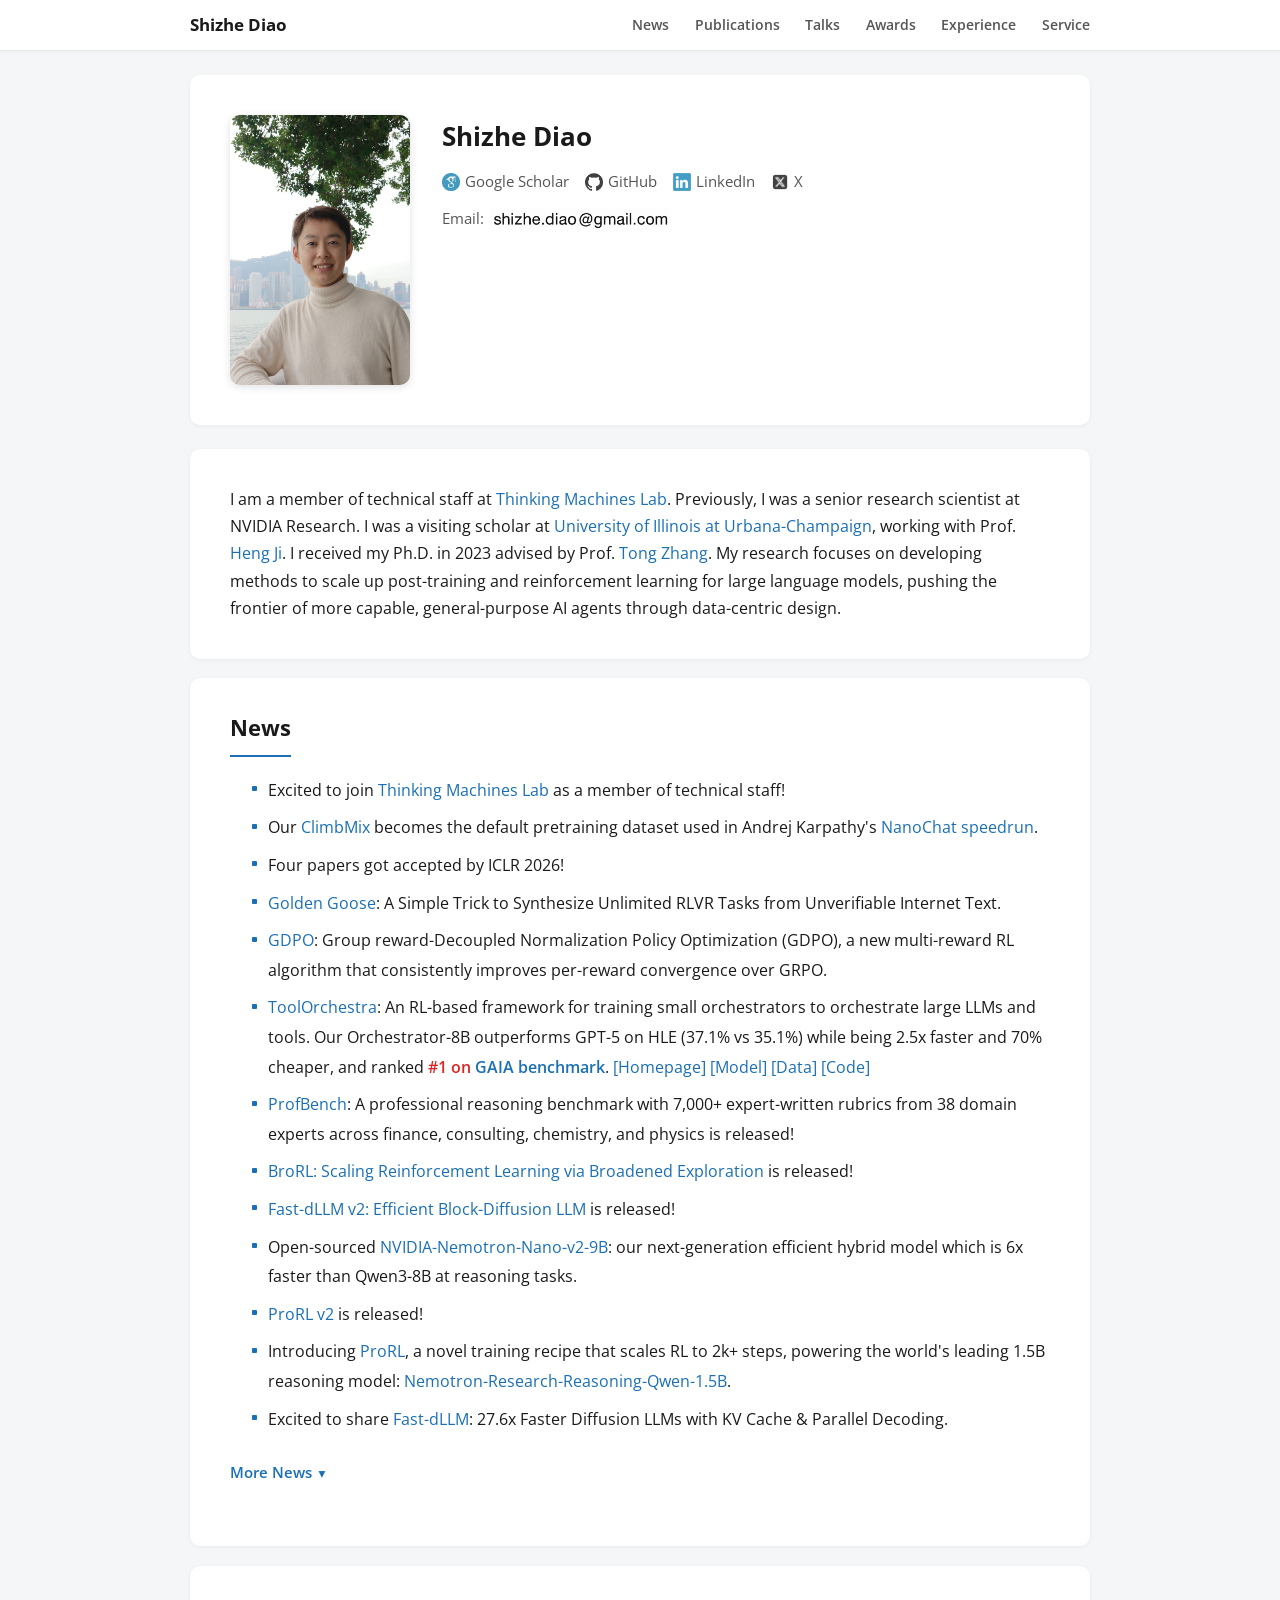
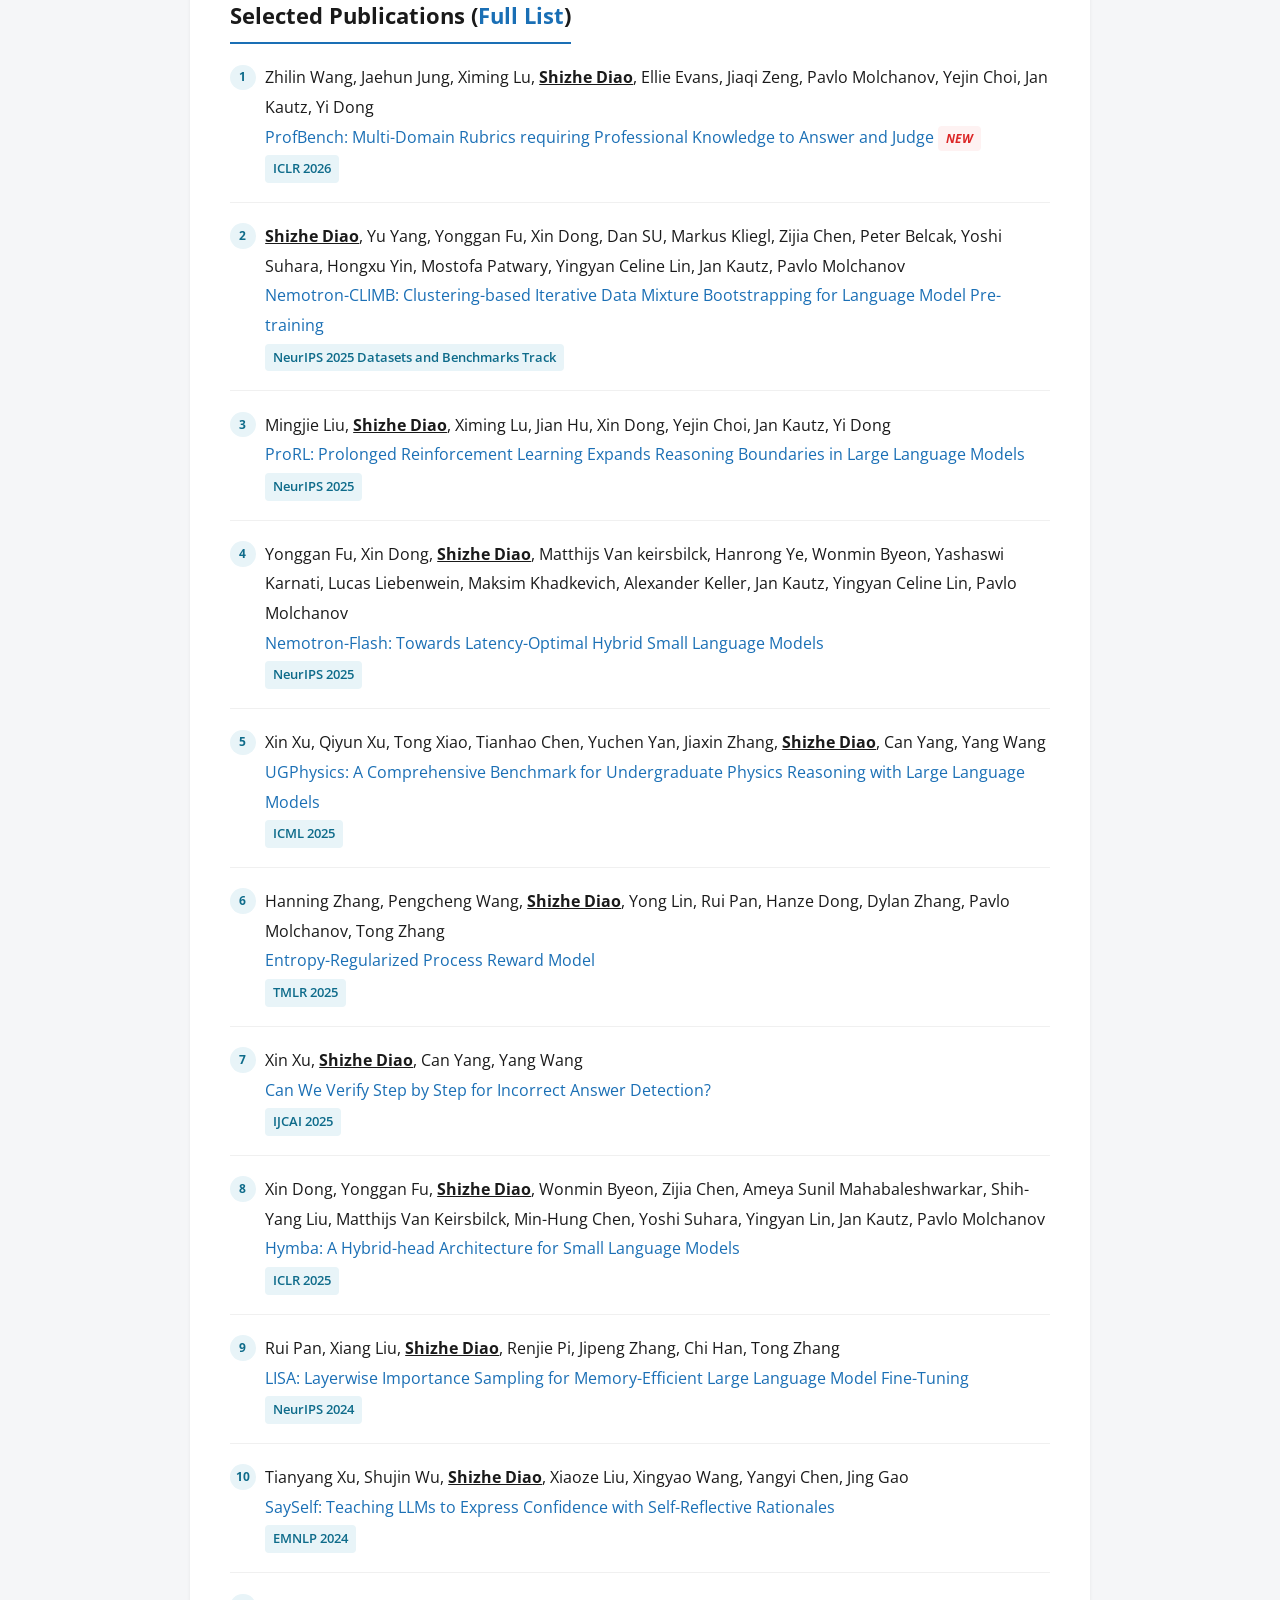
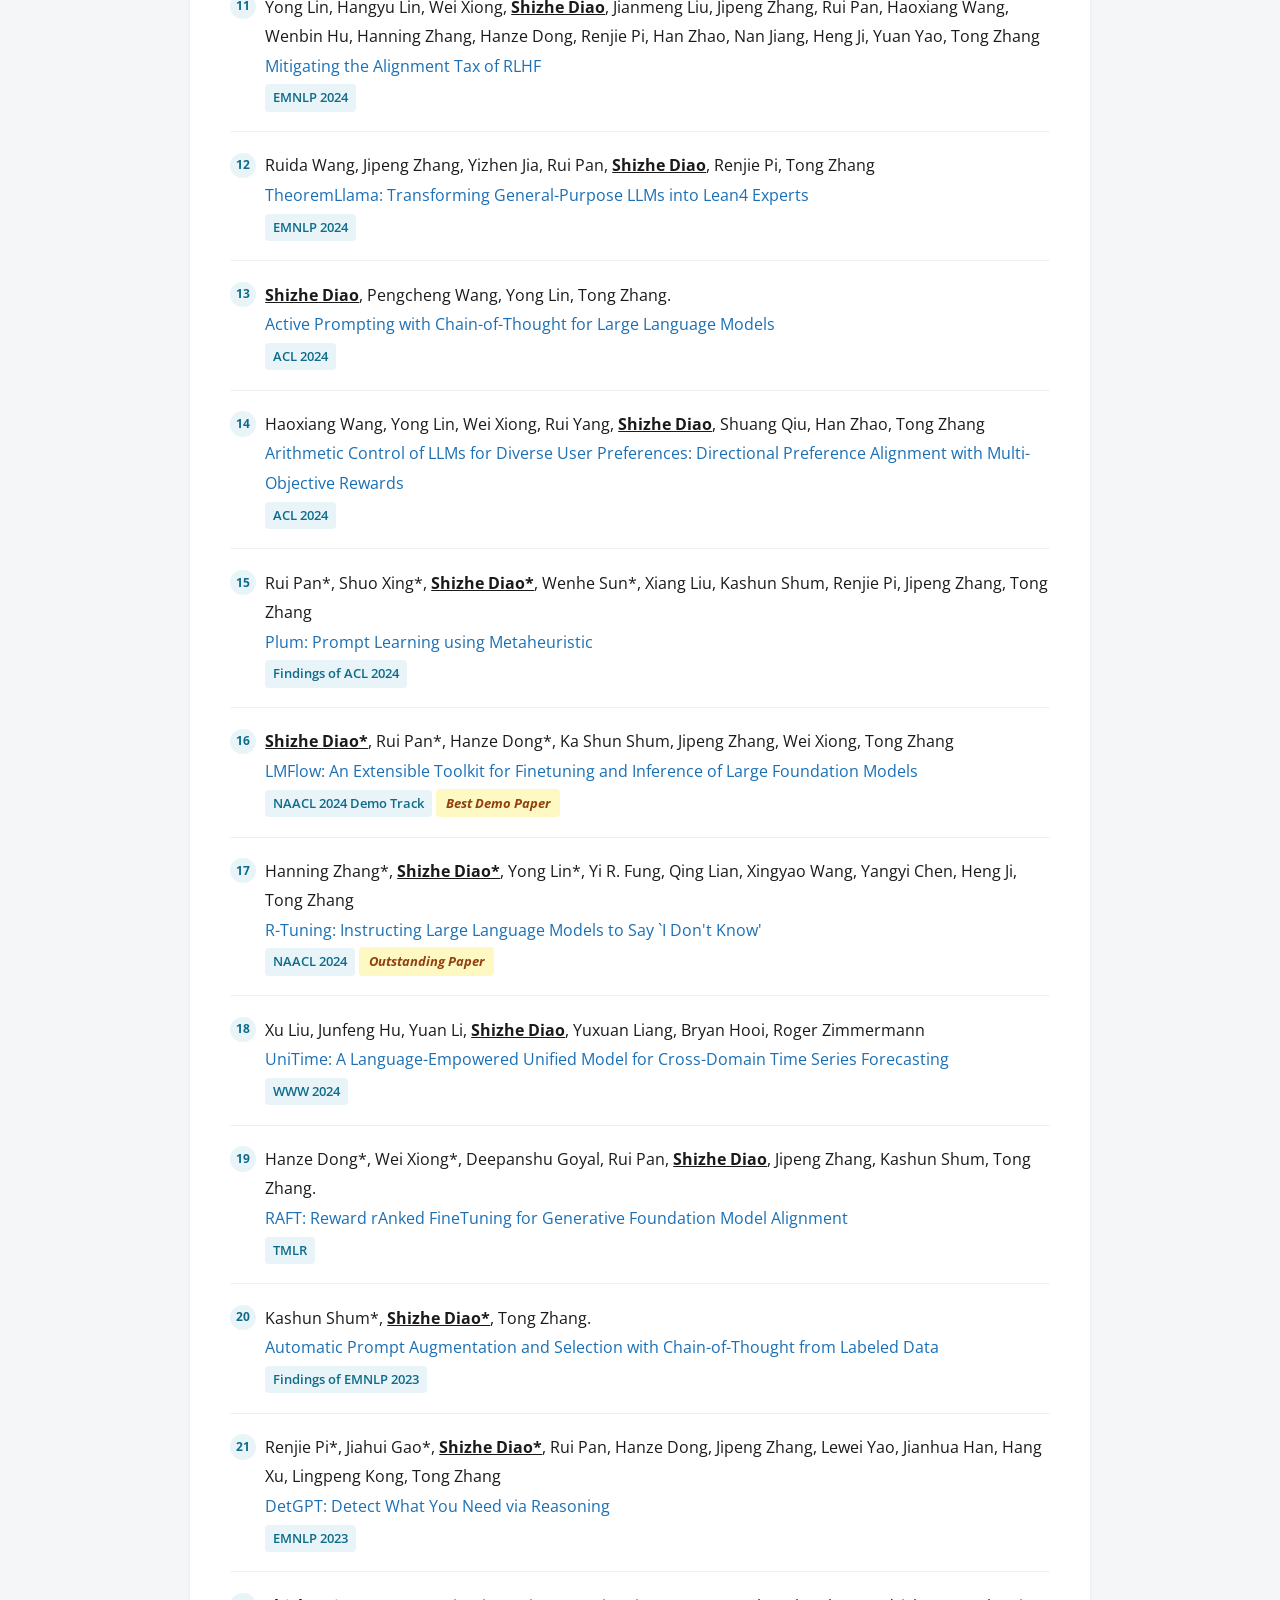
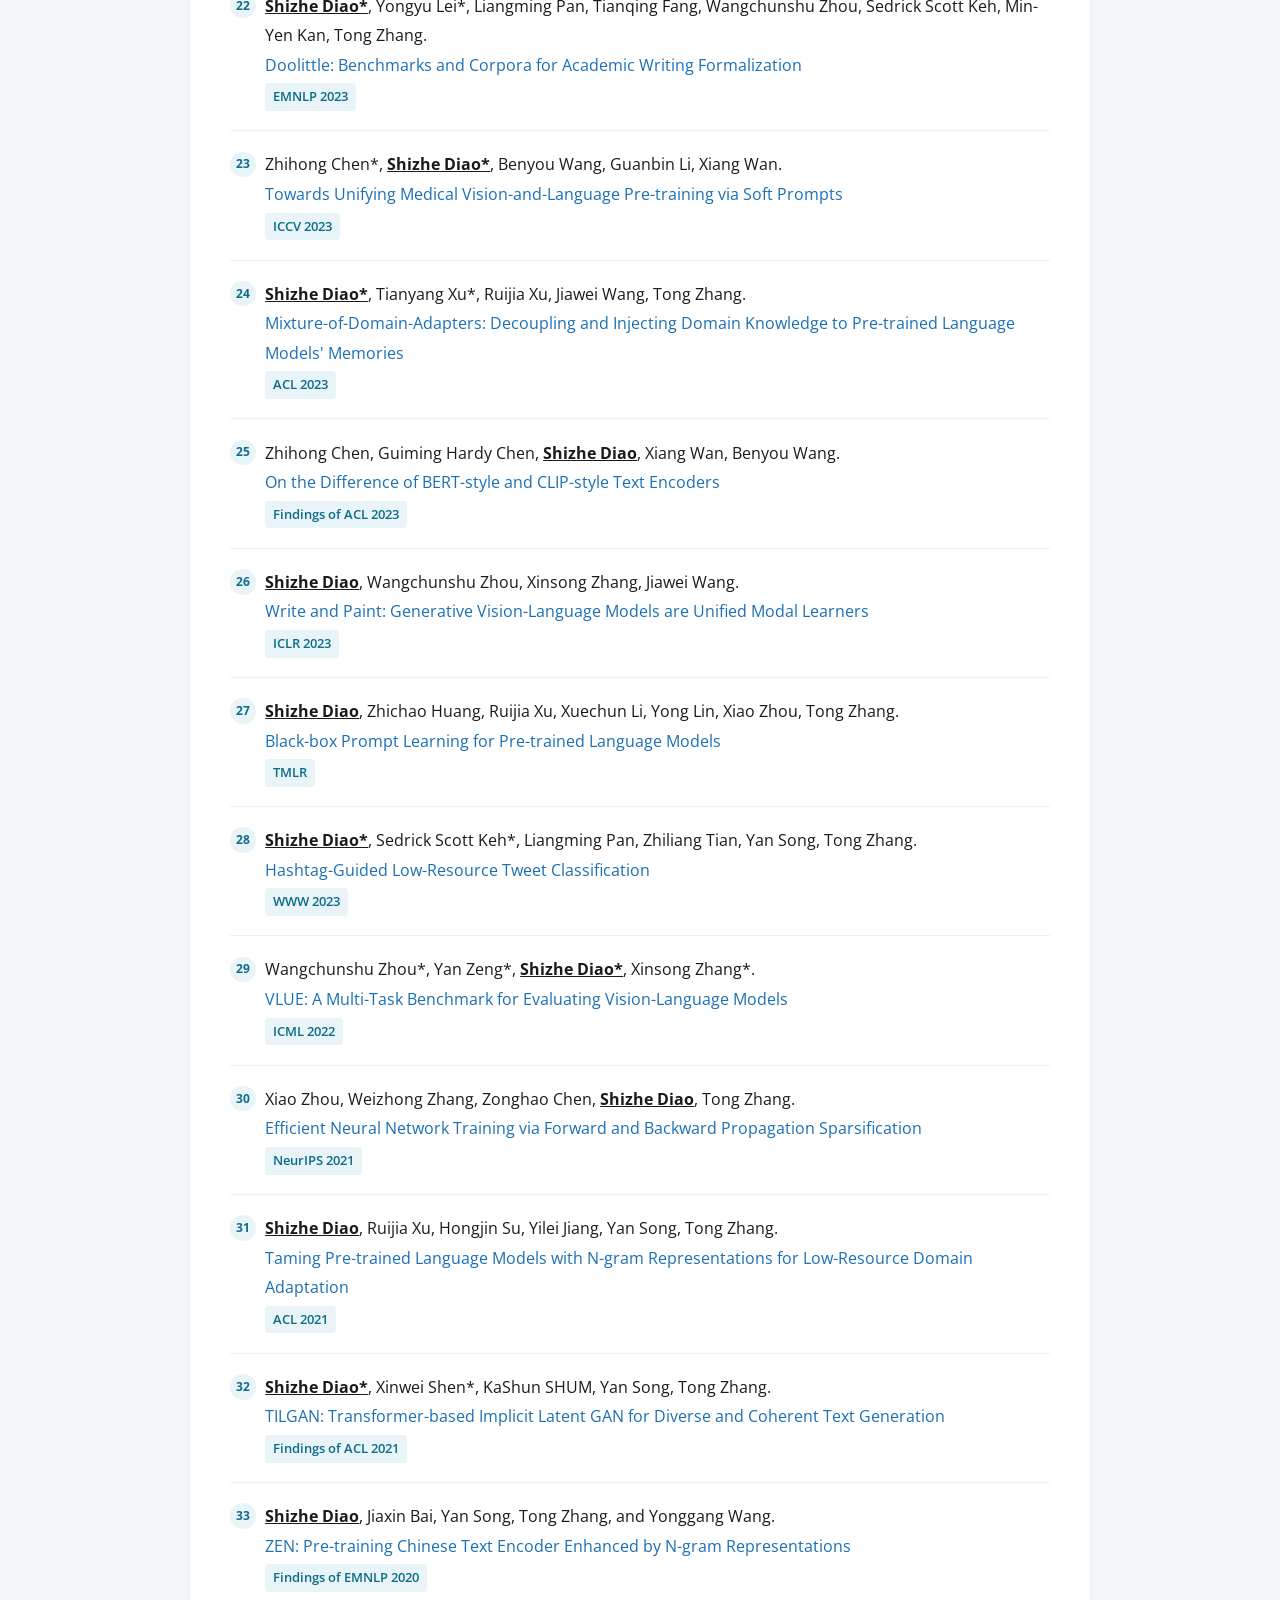
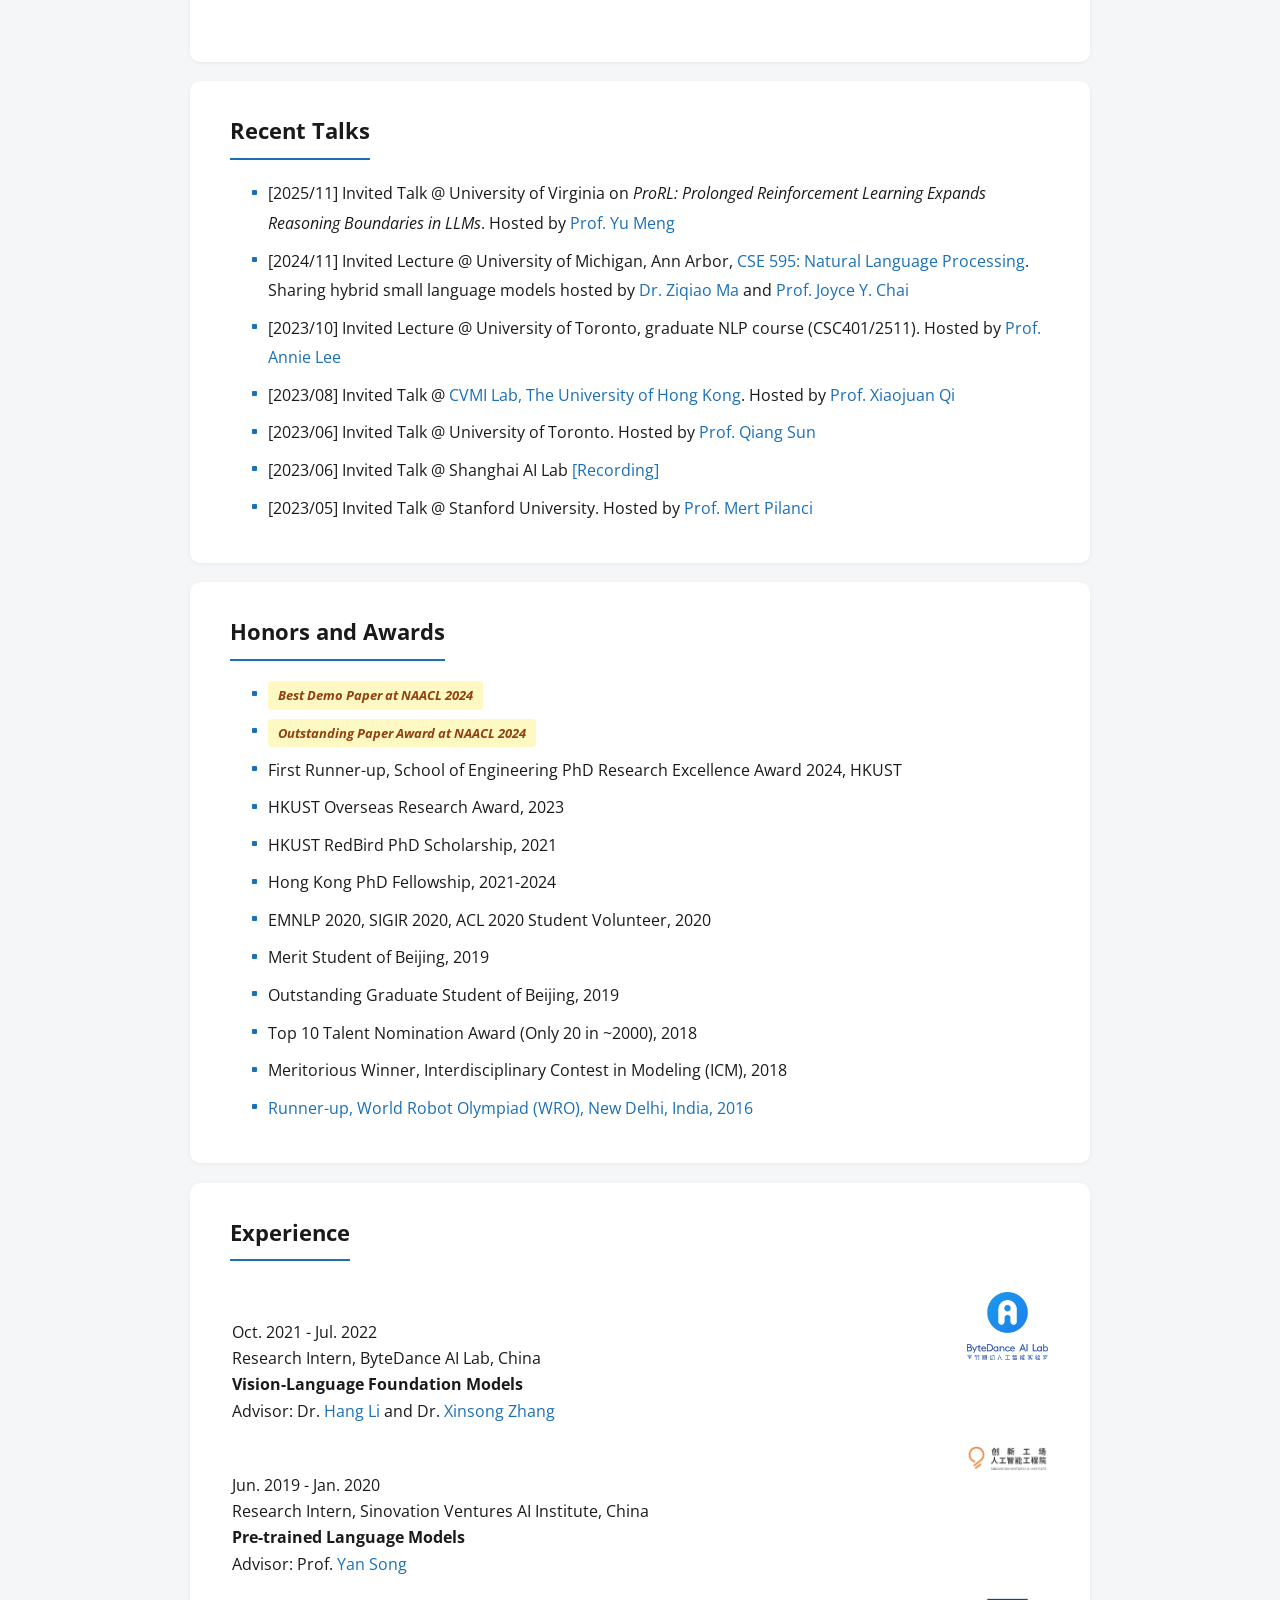
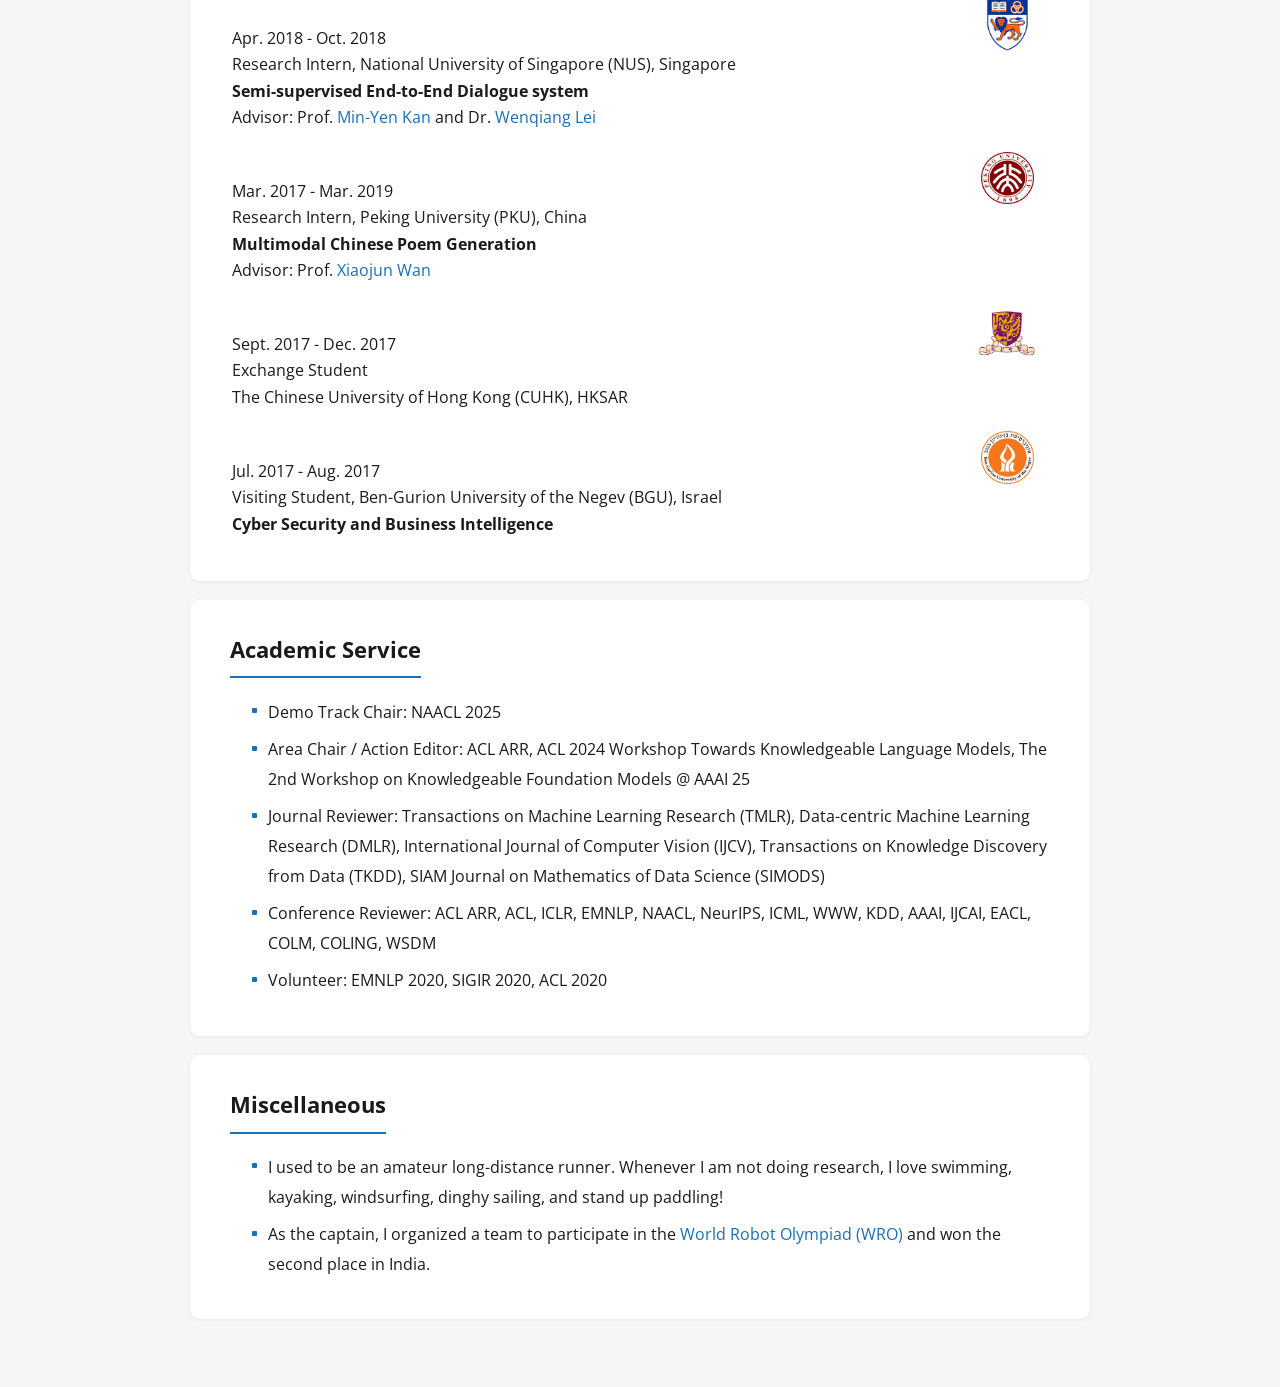
<file: index.html>
<!DOCTYPE html>
<html lang="en">
<head>
	<!-- Global site tag (gtag.js) - Google Analytics -->
	<script async src="https://www.googletagmanager.com/gtag/js?id=UA-110065423-1"></script>
	<script src="https://cdn.staticfile.net/foundation/5.5.3/js/foundation.min.js"></script>
	<script src="https://cdn.staticfile.net/foundation/5.5.3/js/vendor/modernizr.js"></script>

	<script src="https://code.jquery.com/jquery-3.6.0.min.js"></script>
	<script>
		$(document).ready(function() {
			$('.accordion-toggle').click(function() {
				$(this).toggleClass('active');
				$(this).next('.accordion-content').slideToggle();
			});
		});
	</script>

	<script>
		window.dataLayer = window.dataLayer || [];
		function gtag(){dataLayer.push(arguments);}
		gtag('js', new Date());
		gtag('config', 'UA-110065423-1');
	</script>

	<meta charset="utf-8">
	<meta name="viewport" content="width=device-width, initial-scale=1">
	<link href="https://fonts.googleapis.com/css2?family=Open+Sans:wght@400;600;700&display=swap" rel="stylesheet">
	<link href="style/my.css" rel="stylesheet" type="text/css" />
	<title>Shizhe Diao</title>

	<script>
		function copy(dest, source) {
			if(dest.source == source) {
				dest.innerHTML = "";
				dest.source = null;
			} else {
				dest.innerHTML = source.innerHTML;
				dest.source = source;
			}
			dest.blur();
		}
	</script>
</head>

<body>

	<!-- Top Navigation Bar -->
	<nav id="navbar">
		<div class="nav-inner">
			<a href="#" class="nav-brand">Shizhe Diao</a>
			<div class="nav-links">
				<a href="#news">News</a>
				<a href="#publications">Publications</a>
				<a href="#talks">Talks</a>
				<a href="#awards">Awards</a>
				<a href="#experience">Experience</a>
				<a href="#service">Service</a>
			</div>
		</div>
	</nav>

	<div id="wrapper">
		<!-- Header -->
		<div id="header">
			<div id="profile">
				<img src="figures/me20230102.jpg" alt="Shizhe Diao">
			</div>
			<div id="contact">
				<div class="name">Shizhe Diao</div>
				<div class="social-links">
					<a href="https://scholar.google.com/citations?user=NDFQrLQAAAAJ&hl=en" target="_blank"><img src="figures/google-scholar-logo.png" alt="Scholar"> Google Scholar</a>
					<a href="https://github.com/shizhediao" target="_blank"><img src="figures/github-logo.png" alt="GitHub"> GitHub</a>
					<a href="https://www.linkedin.com/in/shizhediao/?locale=en_US" target="_blank"><img src="figures/linkedin-logo.jpg" alt="LinkedIn"> LinkedIn</a>
					<a href="https://x.com/shizhediao" target="_blank"><img src="figures/x.png" alt="X"> X</a>
				</div>
				<div class="email-line">
					Email: <img src="figures/email.png" alt="Email address">
				</div>
			</div>
		</div>

		<div id="content">

			<!-- Bio -->
			<div class="card">
				<p>
					I am a member of technical staff at <a href="https://thinkingmachines.ai/">Thinking Machines Lab</a>.
					Previously, I was a senior research scientist at NVIDIA Research.
					I was a visiting scholar at <a href="http://blender.cs.illinois.edu/index.html">University of Illinois at Urbana-Champaign</a>, working with Prof. <a href="http://blender.cs.illinois.edu/hengji.html">Heng Ji</a>.
					I received my Ph.D. in 2023 advised by Prof. <a href="http://tongzhang-ml.org/">Tong Zhang</a>. 
					My research focuses on developing methods to scale up post-training and reinforcement learning for large language models, pushing the frontier of more capable, general-purpose AI agents through data-centric design.
				</p>
				<!-- <div class="hiring">We are hiring interns for building efficient and intelligent agentic systems. Please contact me if you are interested.</div> -->
			</div>

			<!-- News -->
			<div class="card" id="news">
				<h3>News</h3>
				<ul type="square">
					<li> Excited to join <a href="https://thinkingmachines.ai/">Thinking Machines Lab</a> as a member of technical staff!</li>
					<li> Our <a href="https://huggingface.co/datasets/nvidia/ClimbMix">ClimbMix</a> becomes the default pretraining dataset used in Andrej Karpathy's <a href="https://github.com/karpathy/nanochat">NanoChat speedrun</a>.</li>
					<li> Four papers got accepted by ICLR 2026!</li>
					<li> <a href="https://arxiv.org/abs/2601.22975">Golden Goose</a>: A Simple Trick to Synthesize Unlimited RLVR Tasks from Unverifiable Internet Text.</li>
					<li> <a href="https://arxiv.org/abs/2601.05242">GDPO</a>: Group reward-Decoupled Normalization Policy Optimization (GDPO), a new multi-reward RL algorithm that consistently improves per-reward convergence over GRPO.</li>
					<li> <a href="https://arxiv.org/abs/2511.21689">ToolOrchestra</a>: An RL-based framework for training small orchestrators to orchestrate large LLMs and tools. Our Orchestrator-8B outperforms GPT-5 on HLE (37.1% vs 35.1%) while being 2.5x faster and 70% cheaper, and ranked <span class="award-item">#1 on <a href="https://huggingface.co/spaces/gaia-benchmark/leaderboard">GAIA benchmark</a></span>. <a href="https://research.nvidia.com/labs/lpr/ToolOrchestra/">[Homepage]</a> <a href="https://huggingface.co/nvidia/Nemotron-Orchestrator-8B">[Model]</a> <a href="https://huggingface.co/datasets/nvidia/ToolScale">[Data]</a> <a href="https://github.com/NVlabs/ToolOrchestra">[Code]</a></li>
					<li> <a href="https://huggingface.co/datasets/nvidia/ProfBench">ProfBench</a>: A professional reasoning benchmark with 7,000+ expert-written rubrics from 38 domain experts across finance, consulting, chemistry, and physics is released!</li>
					<li> <a href="https://arxiv.org/abs/2510.01180">BroRL: Scaling Reinforcement Learning via Broadened Exploration</a> is released!</li>
					<li> <a href="https://arxiv.org/abs/2509.26328">Fast-dLLM v2: Efficient Block-Diffusion LLM</a> is released!</li>
					<li> Open-sourced <a href="https://research.nvidia.com/labs/adlr/files/NVIDIA-Nemotron-Nano-2-Technical-Report.pdf">NVIDIA-Nemotron-Nano-v2-9B</a>: our next-generation efficient hybrid model which is 6x faster than Qwen3-8B at reasoning tasks.</li>
					<li> <a href="https://hijkzzz.notion.site/prorl-v2">ProRL v2</a> is released!</li>
					<li> Introducing <a href="https://arxiv.org/abs/2505.24864">ProRL</a>, a novel training recipe that scales RL to 2k+ steps, powering the world's leading 1.5B reasoning model: <a href="https://huggingface.co/nvidia/Nemotron-Research-Reasoning-Qwen-1.5B">Nemotron-Research-Reasoning-Qwen-1.5B</a>.</li>
					<li> Excited to share <a href="https://arxiv.org/abs/2505.22618">Fast-dLLM</a>: 27.6x Faster Diffusion LLMs with KV Cache &amp; Parallel Decoding.</li>
				</ul>

				<h3 class="accordion-toggle">More News</h3>
				<div class="accordion-content">
					<ul type="square">
						<li> Four papers got accepted by NeurIPS 2025!</li>
						<li> Two papers got accepted by ICML 2025!</li>
						<li> Excited to share <a href="https://arxiv.org/abs/2504.13161">CLIMB</a> &mdash; Clustering-based Iterative Data Mixture Bootstrapping for efficient LLM pre-training and we open-sourced two high-quality datasets: <a href="https://huggingface.co/datasets/nvidia/ClimbLab">ClimbLab</a> (1.2T tokens, 20 domains) and <a href="https://huggingface.co/datasets/nvidia/ClimbMix">ClimbMix</a> (400B tokens, SOTA data blend for LLM pre-training). Visit <a href="https://research.nvidia.com/labs/lpr/climb/">Homepage</a>.</li>
						<li> Our paper on <a href="https://arxiv.org/abs/2411.13676">Hymba</a> and <a href="https://openreview.net/forum?id=fMbLszVO1H">LongMamba</a> got accepted by ICLR 2025!</li>
						<li> A step on small language model. We propose <a href="https://arxiv.org/abs/2411.13676">Hymba</a>, a hybrid-head architecture surpassing all sub-2B public models in performance including Llama-3.2 and Qwen-2.5.</li>
						<li> A new training method on process reward model has been proposed. Please check out our blog <a href="https://www.arxiv.org/abs/2412.11006">Entropy-Regularized Process Reward Model</a>.</li>
						<li> One paper got accepted by NeurIPS 2024!</li>
						<li> Five papers got accepted by EMNLP 2024!</li>
						<li> Excited to join NVIDIA Research as a research scientist!</li>
						<li> Excited to share our <a href="https://arxiv.org/abs/2311.09677">R-Tuning</a> got Outstanding Paper award@NAACL 2024, and <a href="https://github.com/OptimalScale/LMFlow">LMFlow</a> got Best Demo Paper award@NAACL 2024!</li>
						<li> One paper was accepted by ACL 2024 System Demonstration Track.</li>
						<li> Three papers were accepted by ACL 2024 and Findings including <a href="https://arxiv.org/abs/2302.12246">Active-Prompt</a>, <a href="https://arxiv.org/abs/2402.18571">Directional Preference Alignment</a>, and <a href="https://arxiv.org/abs/2311.08364">Prompt Learning using Metaheuristic</a>.</li>
						<li> <a href="https://github.com/OptimalScale/LMFlow">LMFlow</a> got accepted to NAACL 2024 Demo track!</li>
						<li> <a href="https://arxiv.org/abs/2311.09677">R-Tuning</a> got accepted to NAACL 2024! LLMs could say I Don't Know now! <i>#Alignment for Honesty</i></li>
						<li> One paper was accepted by WWW 2024.</li>
						<li> One paper was accepted by EACL 2024.</li>
						<li> The <a href="https://arxiv.org/abs/2304.06767">RAFT</a> paper for alignment was accepted by TMLR 2023.</li>
						<li> Three papers were accepted by EMNLP 2023 and Findings.</li>
						<li> Visited <a href="http://blender.cs.illinois.edu/index.html">BLENDER LAB@UIUC</a> from August 2023 to January 2024.</li>
						<li> Attended ICML 2023 at Hawaii.</li>
						<li> One paper was accepted by ICCV 2023.</li>
						<li> Two papers were accepted by ACL 2023.</li>
						<li> Attended ICLR 2023 at Kigali, Rwanda.</li>
						<li> Attended EMNLP 2022 at Abu Dhabi.</li>
						<li> <a href="https://github.com/OptimalScale/LMFlow">LMFlow</a> is a framework that allows fine-tuning and deploying personalized LLMs with minimal cost and effort. It has accumulated <strong class="award-item">7,000+</strong> stars on Github. We envision that LMFlow will enable more creative and diverse applications of LLMs and foster a wider community of LLM enthusiasts!</li>
						<li> Check out this curated <a href="https://github.com/shizhediao/ChatGPTPapers">paper list</a> about ChatGPT with the goal of helping everyone learn the techniques behind it.</li>
					</ul>
				</div>
			</div>

			<!-- Publications -->
			<div class="card" id="publications">
				<h3>Selected Publications (<a href="https://scholar.google.com/citations?user=NDFQrLQAAAAJ&hl=en">Full List</a>)</h3>

				<ol type="square">

					<li>Zhilin Wang, Jaehun Jung, Ximing Lu, <u><strong>Shizhe Diao</strong></u>, Ellie Evans, Jiaqi Zeng, Pavlo Molchanov, Yejin Choi, Jan Kautz, Yi Dong
						<br /> <a href="https://arxiv.org/abs/2510.18941">ProfBench: Multi-Domain Rubrics requiring Professional Knowledge to Answer and Judge</a> <span class="badge-new">NEW</span>
						<br /> <span class="badge-venue">ICLR 2026</span></li>

					<li><u><strong>Shizhe Diao</strong></u>, Yu Yang, Yonggan Fu, Xin Dong, Dan SU, Markus Kliegl, Zijia Chen, Peter Belcak, Yoshi Suhara, Hongxu Yin, Mostofa Patwary, Yingyan Celine Lin, Jan Kautz, Pavlo Molchanov
						<br /> <a href="https://arxiv.org/abs/2504.13161">Nemotron-CLIMB: Clustering-based Iterative Data Mixture Bootstrapping for Language Model Pre-training</a>
						<br /> <span class="badge-venue">NeurIPS 2025 Datasets and Benchmarks Track</span></li>

					<li>Mingjie Liu, <u><strong>Shizhe Diao</strong></u>, Ximing Lu, Jian Hu, Xin Dong, Yejin Choi, Jan Kautz, Yi Dong
						<br /> <a href="https://arxiv.org/abs/2505.24864">ProRL: Prolonged Reinforcement Learning Expands Reasoning Boundaries in Large Language Models</a>
						<br /> <span class="badge-venue">NeurIPS 2025</span></li>

					<li>Yonggan Fu, Xin Dong, <u><strong>Shizhe Diao</strong></u>, Matthijs Van keirsbilck, Hanrong Ye, Wonmin Byeon, Yashaswi Karnati, Lucas Liebenwein, Maksim Khadkevich, Alexander Keller, Jan Kautz, Yingyan Celine Lin, Pavlo Molchanov
						<br /> <a href="https://arxiv.org/abs/2511.18890">Nemotron-Flash: Towards Latency-Optimal Hybrid Small Language Models</a>
						<br /> <span class="badge-venue">NeurIPS 2025</span></li>

					<li>Xin Xu, Qiyun Xu, Tong Xiao, Tianhao Chen, Yuchen Yan, Jiaxin Zhang, <u><strong>Shizhe Diao</strong></u>, Can Yang, Yang Wang
						<br /> <a href="https://arxiv.org/abs/2502.00334">UGPhysics: A Comprehensive Benchmark for Undergraduate Physics Reasoning with Large Language Models</a>
						<br /> <span class="badge-venue">ICML 2025</span></li>

					<li>Hanning Zhang, Pengcheng Wang, <u><strong>Shizhe Diao</strong></u>, Yong Lin, Rui Pan, Hanze Dong, Dylan Zhang, Pavlo Molchanov, Tong Zhang
						<br /> <a href="https://www.arxiv.org/abs/2412.11006">Entropy-Regularized Process Reward Model</a>
						<br /> <span class="badge-venue">TMLR 2025</span></li>

					<li>Xin Xu, <u><strong>Shizhe Diao</strong></u>, Can Yang, Yang Wang
						<br /> <a href="https://arxiv.org/abs/2402.10528">Can We Verify Step by Step for Incorrect Answer Detection?</a>
						<br /> <span class="badge-venue">IJCAI 2025</span></li>

					<li>Xin Dong, Yonggan Fu, <u><strong>Shizhe Diao</strong></u>, Wonmin Byeon, Zijia Chen, Ameya Sunil Mahabaleshwarkar, Shih-Yang Liu, Matthijs Van Keirsbilck, Min-Hung Chen, Yoshi Suhara, Yingyan Lin, Jan Kautz, Pavlo Molchanov
						<br /> <a href="https://arxiv.org/abs/2411.13676">Hymba: A Hybrid-head Architecture for Small Language Models</a>
						<br /> <span class="badge-venue">ICLR 2025</span></li>

					<li>Rui Pan, Xiang Liu, <u><strong>Shizhe Diao</strong></u>, Renjie Pi, Jipeng Zhang, Chi Han, Tong Zhang
						<br /> <a href="https://arxiv.org/abs/2403.17919">LISA: Layerwise Importance Sampling for Memory-Efficient Large Language Model Fine-Tuning</a>
						<br /> <span class="badge-venue">NeurIPS 2024</span></li>

					<li>Tianyang Xu, Shujin Wu, <u><strong>Shizhe Diao</strong></u>, Xiaoze Liu, Xingyao Wang, Yangyi Chen, Jing Gao
						<br /> <a href="https://arxiv.org/abs/2405.20974">SaySelf: Teaching LLMs to Express Confidence with Self-Reflective Rationales</a>
						<br /> <span class="badge-venue">EMNLP 2024</span></li>

					<li>Yong Lin, Hangyu Lin, Wei Xiong, <u><strong>Shizhe Diao</strong></u>, Jianmeng Liu, Jipeng Zhang, Rui Pan, Haoxiang Wang, Wenbin Hu, Hanning Zhang, Hanze Dong, Renjie Pi, Han Zhao, Nan Jiang, Heng Ji, Yuan Yao, Tong Zhang
						<br /> <a href="https://arxiv.org/abs/2309.06256">Mitigating the Alignment Tax of RLHF</a>
						<br /> <span class="badge-venue">EMNLP 2024</span></li>

					<li>Ruida Wang, Jipeng Zhang, Yizhen Jia, Rui Pan, <u><strong>Shizhe Diao</strong></u>, Renjie Pi, Tong Zhang
						<br /> <a href="https://arxiv.org/abs/2407.03203">TheoremLlama: Transforming General-Purpose LLMs into Lean4 Experts</a>
						<br /> <span class="badge-venue">EMNLP 2024</span></li>

					<li><u><strong>Shizhe Diao</strong></u>, Pengcheng Wang, Yong Lin, Tong Zhang.
						<br /> <a href="https://arxiv.org/abs/2302.12246">Active Prompting with Chain-of-Thought for Large Language Models</a>
						<br /> <span class="badge-venue">ACL 2024</span></li>

					<li>Haoxiang Wang, Yong Lin, Wei Xiong, Rui Yang, <u><strong>Shizhe Diao</strong></u>, Shuang Qiu, Han Zhao, Tong Zhang
						<br /> <a href="https://arxiv.org/abs/2402.18571">Arithmetic Control of LLMs for Diverse User Preferences: Directional Preference Alignment with Multi-Objective Rewards</a>
						<br /> <span class="badge-venue">ACL 2024</span></li>

					<li>Rui Pan*, Shuo Xing*, <u><strong>Shizhe Diao*</strong></u>, Wenhe Sun*, Xiang Liu, Kashun Shum, Renjie Pi, Jipeng Zhang, Tong Zhang
						<br /> <a href="https://arxiv.org/abs/2311.08364">Plum: Prompt Learning using Metaheuristic</a>
						<br /> <span class="badge-venue">Findings of ACL 2024</span></li>

					<li><u><strong>Shizhe Diao*</strong></u>, Rui Pan*, Hanze Dong*, Ka Shun Shum, Jipeng Zhang, Wei Xiong, Tong Zhang
						<br /> <a href="https://arxiv.org/abs/2306.12420">LMFlow: An Extensible Toolkit for Finetuning and Inference of Large Foundation Models</a>
						<br /> <span class="badge-venue">NAACL 2024 Demo Track</span> <span class="badge-award">Best Demo Paper</span></li>

					<li>Hanning Zhang*, <u><strong>Shizhe Diao*</strong></u>, Yong Lin*, Yi R. Fung, Qing Lian, Xingyao Wang, Yangyi Chen, Heng Ji, Tong Zhang
						<br /> <a href="https://arxiv.org/abs/2311.09677">R-Tuning: Instructing Large Language Models to Say `I Don't Know'</a>
						<br /> <span class="badge-venue">NAACL 2024</span> <span class="badge-award">Outstanding Paper</span></li>

					<li>Xu Liu, Junfeng Hu, Yuan Li, <u><strong>Shizhe Diao</strong></u>, Yuxuan Liang, Bryan Hooi, Roger Zimmermann
						<br /> <a href="https://arxiv.org/abs/2310.09751">UniTime: A Language-Empowered Unified Model for Cross-Domain Time Series Forecasting</a>
						<br /> <span class="badge-venue">WWW 2024</span></li>

					<li>Hanze Dong*, Wei Xiong*, Deepanshu Goyal, Rui Pan, <u><strong>Shizhe Diao</strong></u>, Jipeng Zhang, Kashun Shum, Tong Zhang.
						<br /> <a href="https://arxiv.org/abs/2304.06767">RAFT: Reward rAnked FineTuning for Generative Foundation Model Alignment</a>
						<br /> <span class="badge-venue">TMLR</span></li>

					<li>Kashun Shum*, <u><strong>Shizhe Diao*</strong></u>, Tong Zhang.
						<br /> <a href="https://arxiv.org/abs/2302.12822">Automatic Prompt Augmentation and Selection with Chain-of-Thought from Labeled Data</a>
						<br /> <span class="badge-venue">Findings of EMNLP 2023</span></li>

					<li>Renjie Pi*, Jiahui Gao*, <u><strong>Shizhe Diao*</strong></u>, Rui Pan, Hanze Dong, Jipeng Zhang, Lewei Yao, Jianhua Han, Hang Xu, Lingpeng Kong, Tong Zhang
						<br /> <a href="https://arxiv.org/abs/2305.14167">DetGPT: Detect What You Need via Reasoning</a>
						<br /> <span class="badge-venue">EMNLP 2023</span></li>

					<li><u><strong>Shizhe Diao*</strong></u>, Yongyu Lei*, Liangming Pan, Tianqing Fang, Wangchunshu Zhou, Sedrick Scott Keh, Min-Yen Kan, Tong Zhang.
						<br /> <a href="https://aclanthology.org/2023.emnlp-main.809">Doolittle: Benchmarks and Corpora for Academic Writing Formalization</a>
						<br /> <span class="badge-venue">EMNLP 2023</span></li>

					<li>Zhihong Chen*, <u><strong>Shizhe Diao*</strong></u>, Benyou Wang, Guanbin Li, Xiang Wan.
						<br /> <a href="https://arxiv.org/abs/2302.08958">Towards Unifying Medical Vision-and-Language Pre-training via Soft Prompts</a>
						<br /> <span class="badge-venue">ICCV 2023</span></li>

					<li><u><strong>Shizhe Diao*</strong></u>, Tianyang Xu*, Ruijia Xu, Jiawei Wang, Tong Zhang.
						<br /> <a href="https://arxiv.org/abs/2306.05406">Mixture-of-Domain-Adapters: Decoupling and Injecting Domain Knowledge to Pre-trained Language Models' Memories</a>
						<br /> <span class="badge-venue">ACL 2023</span></li>

					<li>Zhihong Chen, Guiming Hardy Chen, <u><strong>Shizhe Diao</strong></u>, Xiang Wan, Benyou Wang.
						<br /> <a href="https://arxiv.org/abs/2306.03678">On the Difference of BERT-style and CLIP-style Text Encoders</a>
						<br /> <span class="badge-venue">Findings of ACL 2023</span></li>

					<li><u><strong>Shizhe Diao</strong></u>, Wangchunshu Zhou, Xinsong Zhang, Jiawei Wang.
						<br /> <a href="https://arxiv.org/abs/2206.07699">Write and Paint: Generative Vision-Language Models are Unified Modal Learners</a>
						<br /> <span class="badge-venue">ICLR 2023</span></li>

					<li><u><strong>Shizhe Diao</strong></u>, Zhichao Huang, Ruijia Xu, Xuechun Li, Yong Lin, Xiao Zhou, Tong Zhang.
						<br /> <a href="https://arxiv.org/abs/2201.08531">Black-box Prompt Learning for Pre-trained Language Models</a>
						<br /> <span class="badge-venue">TMLR</span></li>

					<li><u><strong>Shizhe Diao*</strong></u>, Sedrick Scott Keh*, Liangming Pan, Zhiliang Tian, Yan Song, Tong Zhang.
						<br /> <a href="https://arxiv.org/abs/2302.10143">Hashtag-Guided Low-Resource Tweet Classification</a>
						<br /> <span class="badge-venue">WWW 2023</span></li>

					<li>Wangchunshu Zhou*, Yan Zeng*, <u><strong>Shizhe Diao*</strong></u>, Xinsong Zhang*.
						<br /> <a href="https://arxiv.org/abs/2205.15237">VLUE: A Multi-Task Benchmark for Evaluating Vision-Language Models</a>
						<br /> <span class="badge-venue">ICML 2022</span></li>

					<li>Xiao Zhou, Weizhong Zhang, Zonghao Chen, <u><strong>Shizhe Diao</strong></u>, Tong Zhang.
						<br /> <a href="https://arxiv.org/pdf/2111.05685.pdf">Efficient Neural Network Training via Forward and Backward Propagation Sparsification</a>
						<br /> <span class="badge-venue">NeurIPS 2021</span></li>

					<li><u><strong>Shizhe Diao</strong></u>, Ruijia Xu, Hongjin Su, Yilei Jiang, Yan Song, Tong Zhang.
						<br /> <a href="https://aclanthology.org/2021.acl-long.259.pdf">Taming Pre-trained Language Models with N-gram Representations for Low-Resource Domain Adaptation</a>
						<br /> <span class="badge-venue">ACL 2021</span></li>

					<li><u><strong>Shizhe Diao*</strong></u>, Xinwei Shen*, KaShun SHUM, Yan Song, Tong Zhang.
						<br /> <a href="https://aclanthology.org/2021.findings-acl.428.pdf">TILGAN: Transformer-based Implicit Latent GAN for Diverse and Coherent Text Generation</a>
						<br /> <span class="badge-venue">Findings of ACL 2021</span></li>

					<li><u><strong>Shizhe Diao</strong></u>, Jiaxin Bai, Yan Song, Tong Zhang, and Yonggang Wang.
						<br /> <a href="https://aclanthology.org/2020.findings-emnlp.425.pdf">ZEN: Pre-training Chinese Text Encoder Enhanced by N-gram Representations</a>
						<br /> <span class="badge-venue">Findings of EMNLP 2020</span></li>
				</ol>
			</div>

			<!-- Talks -->
			<div class="card" id="talks">
				<h3>Recent Talks</h3>
				<ul type="square">
					<li> [2025/11] Invited Talk @ University of Virginia on <i>ProRL: Prolonged Reinforcement Learning Expands Reasoning Boundaries in LLMs</i>. Hosted by <a href="https://engineering.virginia.edu/faculty/yu-meng">Prof. Yu Meng</a></li>
					<li> [2024/11] Invited Lecture @ University of Michigan, Ann Arbor, <a href="https://cse595-umich.notion.site/Fall-2024-CSE-595-Natural-Language-Processing-University-of-Michigan-cf5a2e369ff94d4dafac676e1681ca26">CSE 595: Natural Language Processing</a>. Sharing hybrid small language models hosted by <a href="https://mars-tin.github.io/">Dr. Ziqiao Ma</a> and <a href="https://web.eecs.umich.edu/~chaijy/">Prof. Joyce Y. Chai</a></li>
					<li> [2023/10] Invited Lecture @ University of Toronto, graduate NLP course (CSC401/2511). Hosted by <a href="https://www.cs.toronto.edu/~ealee/public/">Prof. Annie Lee</a></li>
					<li> [2023/08] Invited Talk @ <a href="https://labhku.github.io/">CVMI Lab, The University of Hong Kong</a>. Hosted by <a href="https://xjqi.github.io/">Prof. Xiaojuan Qi</a></li>
					<li> [2023/06] Invited Talk @ University of Toronto. Hosted by <a href="https://sites.google.com/view/qsun">Prof. Qiang Sun</a></li>
					<li> [2023/06] Invited Talk @ Shanghai AI Lab <a href="https://www.bilibili.com/video/BV1Pz4y1q7yA">[Recording]</a></li>
					<li> [2023/05] Invited Talk @ Stanford University. Hosted by <a href="https://stanford.edu/~pilanci/">Prof. Mert Pilanci</a></li>
				</ul>
			</div>

			<!-- Awards -->
			<div class="card" id="awards">
				<h3>Honors and Awards</h3>
				<ul type="square">
					<li> <span class="badge-award">Best Demo Paper at NAACL 2024</span></li>
					<li> <span class="badge-award">Outstanding Paper Award at NAACL 2024</span></li>
					<li> First Runner-up, School of Engineering PhD Research Excellence Award 2024, HKUST</li>
					<li> HKUST Overseas Research Award, 2023</li>
					<li> HKUST RedBird PhD Scholarship, 2021</li>
					<li> Hong Kong PhD Fellowship, 2021-2024</li>
					<li> EMNLP 2020, SIGIR 2020, ACL 2020 Student Volunteer, 2020</li>
					<li> Merit Student of Beijing, 2019</li>
					<li> Outstanding Graduate Student of Beijing, 2019</li>
					<li> Top 10 Talent Nomination Award (Only 20 in ~2000), 2018</li>
					<li> Meritorious Winner, Interdisciplinary Contest in Modeling (ICM), 2018</li>
					<li> <a href="docs/certificate.pdf">Runner-up, World Robot Olympiad (WRO), New Delhi, India, 2016</a></li>
				</ul>
			</div>

			<!-- Experience -->
			<div class="card" id="experience">
				<h3>Experience</h3>
				<table>
					<tbody>
					<tr>
						<td width="90%">
							<br>
							Oct. 2021 - Jul. 2022<br>
							Research Intern, ByteDance AI Lab, China<br>
							<b>Vision-Language Foundation Models</b>
							<br>Advisor: Dr. <a href="https://scholar.google.com/citations?user=nTl5mSwAAAAJ&hl=en">Hang Li</a> and Dr. <a href="https://scholar.google.com/citations?user=BnSQUocAAAAJ&hl=en">Xinsong Zhang</a>
						</td>
						<td width="10%">
							<img src="figures/bytedance_ailab.png" width="100%" style="display: block; margin-left: auto; margin-right: auto;">
						</td>
					</tr>

					<tr>
						<td width="90%">
							<br>
							Jun. 2019 - Jan. 2020<br>
							Research Intern, Sinovation Ventures AI Institute, China<br>
							<b>Pre-trained Language Models</b>
							<br>Advisor: Prof. <a href="https://clksong.github.io/">Yan Song</a>
						</td>
						<td width="10%">
							<img src="figures/sinovation_venture.png" width="100%" style="display: block; margin-left: auto; margin-right: auto;">
						</td>
					</tr>

					<tr>
						<td width="90%">
							<br>
							Apr. 2018 - Oct. 2018<br>
							Research Intern, National University of Singapore (NUS), Singapore<br>
							<b>Semi-supervised End-to-End Dialogue system</b>
							<br>Advisor: Prof. <a href="https://www.comp.nus.edu.sg/~kanmy/">Min-Yen Kan</a> and Dr. <a href="https://sites.google.com/view/wenqianghome/home">Wenqiang Lei</a>
						</td>
						<td width="10%">
							<img src="figures/nus.png" width="65%" style="display: block; margin-left: auto; margin-right: auto;">
						</td>
					</tr>

					<tr>
						<td width="90%">
							<br>
							Mar. 2017 - Mar. 2019<br>
							Research Intern, Peking University (PKU), China<br>
							<b>Multimodal Chinese Poem Generation</b>
							<br>Advisor: Prof. <a href="https://wanxiaojun.github.io/">Xiaojun Wan</a>
						</td>
						<td width="10%">
							<img src="figures/pku.png" width="65%" style="display: block; margin-left: auto; margin-right: auto;">
						</td>
					</tr>

					<tr>
						<td width="90%">
							<br>
							Sept. 2017 - Dec. 2017<br>
							Exchange Student<br>
							The Chinese University of Hong Kong (CUHK), HKSAR
						</td>
						<td width="10%">
							<img src="figures/cuhk.png" width="75%" style="display: block; margin-left: auto; margin-right: auto;">
						</td>
					</tr>

					<tr>
						<td width="90%">
							<br>
							Jul. 2017 - Aug. 2017<br>
							Visiting Student, Ben-Gurion University of the Negev (BGU), Israel<br>
							<b>Cyber Security and Business Intelligence</b>
						</td>
						<td width="10%">
							<img src="figures/bgu.png" width="65%" style="display: block; margin-left: auto; margin-right: auto;">
						</td>
					</tr>
					</tbody>
				</table>
			</div>

			<!-- Academic Service -->
			<div class="card" id="service">
				<h3>Academic Service</h3>
				<ul type="square">
					<li>Demo Track Chair: NAACL 2025</li>
					<li>Area Chair / Action Editor: ACL ARR, ACL 2024 Workshop Towards Knowledgeable Language Models, The 2nd Workshop on Knowledgeable Foundation Models @ AAAI 25</li>
					<li>Journal Reviewer: Transactions on Machine Learning Research (TMLR), Data-centric Machine Learning Research (DMLR), International Journal of Computer Vision (IJCV), Transactions on Knowledge Discovery from Data (TKDD), SIAM Journal on Mathematics of Data Science (SIMODS)</li>
					<li>Conference Reviewer: ACL ARR, ACL, ICLR, EMNLP, NAACL, NeurIPS, ICML, WWW, KDD, AAAI, IJCAI, EACL, COLM, COLING, WSDM</li>
					<li>Volunteer: EMNLP 2020, SIGIR 2020, ACL 2020</li>
				</ul>
			</div>

			<!-- Miscellaneous -->
			<div class="card">
				<h3>Miscellaneous</h3>
				<ul type="square">
					<li> I used to be an amateur long-distance runner. Whenever I am not doing research, I love swimming, kayaking, windsurfing, dinghy sailing, and stand up paddling!</li>
					<li> As the captain, I organized a team to participate in the <a href="https://en.wikipedia.org/wiki/World_Robot_Olympiad">World Robot Olympiad (WRO)</a> and won the second place in India.</li>
				</ul>
			</div>

		</div>
	</div>

	<!-- Start of StatCounter Code for Default Guide -->
	<script type="text/javascript">
		var sc_project=11553029;
		var sc_invisible=1;
		var sc_security="844926d0";
		var scJsHost = (("https:" == document.location.protocol) ?
			"https://secure." : "http://www.");
		document.write("<sc"+"ript type='text/javascript' src='" +
			scJsHost+
			"statcounter.com/counter/counter.js'></"+"script>");
	</script>
	<noscript><div class="statcounter"><a title="Web Analytics Made Easy - StatCounter" href="http://statcounter.com/" target="_blank"><img class="statcounter" src="//c.statcounter.com/11553029/0/844926d0/1/" alt="Web Analytics Made Easy - StatCounter"></a></div></noscript>
	<!-- End of StatCounter Code for Default Guide -->

</body>
</html>
</file>
<file: style/my.css>
/* ============================================
   CSS Variables — single place to tweak palette
   ============================================ */
:root {
  --color-bg: #f5f6f8;
  --color-surface: #ffffff;
  --color-text: #1a1a1a;
  --color-text-secondary: #555;
  --color-accent: #1a6fb5;
  --color-accent-hover: #134d80;
  --color-highlight: #dc2626;
  --color-highlight-bg: #fef2f2;
  --color-badge-bg: #e8f4f8;
  --color-badge-text: #0e6b8a;
  --color-border: #e5e7eb;
  --shadow-card: 0 1px 4px rgba(0, 0, 0, 0.06);
  --shadow-card-hover: 0 4px 12px rgba(0, 0, 0, 0.1);
  --radius: 10px;
  --max-width: 900px;
  --font-body: 'Open Sans', system-ui, -apple-system, sans-serif;
  --font-heading: 'Open Sans', system-ui, -apple-system, sans-serif;
  --transition: 0.2s ease;
}

/* ============================================
   Reset & Base
   ============================================ */
*, *::before, *::after {
  margin: 0;
  padding: 0;
  box-sizing: border-box;
}

html {
  font-size: 16px;
  scroll-behavior: smooth;
}

body {
  background: var(--color-bg);
  color: var(--color-text);
  font-family: var(--font-body);
  font-size: 1rem;
  line-height: 1.7;
  -webkit-font-smoothing: antialiased;
}

a {
  color: var(--color-accent);
  text-decoration: none;
  transition: color var(--transition);
}
a:hover {
  color: var(--color-accent-hover);
  text-decoration: underline;
}

img {
  max-width: 100%;
  height: auto;
}

/* ============================================
   Top Navigation Bar
   ============================================ */
#navbar {
  position: sticky;
  top: 0;
  z-index: 100;
  background: var(--color-surface);
  border-bottom: 1px solid var(--color-border);
  box-shadow: 0 1px 3px rgba(0, 0, 0, 0.04);
}
.nav-inner {
  max-width: var(--max-width);
  width: 92%;
  margin: 0 auto;
  display: flex;
  align-items: center;
  justify-content: space-between;
  height: 50px;
}
.nav-brand {
  font-weight: 700;
  font-size: 1.05rem;
  color: var(--color-text) !important;
  white-space: nowrap;
}
.nav-brand:hover {
  text-decoration: none;
  color: var(--color-accent) !important;
}
.nav-links {
  display: flex;
  align-items: center;
  gap: 1.6rem;
}
.nav-links a {
  font-size: 0.88rem;
  font-weight: 600;
  color: var(--color-text-secondary);
  transition: color var(--transition);
  white-space: nowrap;
}
.nav-links a:hover {
  color: var(--color-accent);
  text-decoration: none;
}

/* Offset anchor targets so sticky nav doesn't cover them */
.card[id] {
  scroll-margin-top: 62px;
}

/* ============================================
   Wrapper
   ============================================ */
#wrapper {
  max-width: var(--max-width);
  width: 92%;
  margin: 0 auto;
  padding: 1.5rem 0 3rem;
}

/* ============================================
   Header / Hero
   ============================================ */
#header {
  display: flex;
  align-items: flex-start;
  gap: 2rem;
  background: var(--color-surface);
  border-radius: var(--radius);
  box-shadow: var(--shadow-card);
  padding: 2.5rem 2.5rem 2rem;
  margin-bottom: 1.5rem;
  font-family: var(--font-body);
  font-size: 1rem;
}

#profile {
  flex-shrink: 0;
}
#profile img {
  width: 180px;
  height: auto;
  border-radius: 10px;
  box-shadow: 0 2px 8px rgba(0, 0, 0, 0.12);
  object-fit: cover;
}

#contact {
  flex: 1;
  line-height: 1.6;
  padding: 0;
}
#contact .name {
  font-size: 1.65rem;
  font-weight: 700;
  color: var(--color-text);
  margin-bottom: 0.6rem;
}

/* Social links row */
.social-links {
  display: flex;
  flex-wrap: wrap;
  align-items: center;
  gap: 1rem;
  margin: 0.8rem 0;
}
.social-links a {
  display: inline-flex;
  align-items: center;
  gap: 5px;
  font-size: 0.92rem;
  color: var(--color-text-secondary);
  transition: color var(--transition);
}
.social-links a:hover {
  color: var(--color-accent);
  text-decoration: none;
}
.social-links a img,
.social-links a svg {
  width: 18px;
  height: 18px;
  opacity: 0.75;
  transition: opacity var(--transition);
  vertical-align: middle;
}
.social-links a:hover img,
.social-links a:hover svg {
  opacity: 1;
}

.email-line {
  display: flex;
  align-items: center;
  gap: 6px;
  font-size: 0.95rem;
  color: var(--color-text-secondary);
  margin-top: 0.4rem;
}
.email-line img {
  height: 22px;
  object-fit: contain;
}

/* ============================================
   Section Cards
   ============================================ */
.card {
  background: var(--color-surface);
  border-radius: var(--radius);
  box-shadow: var(--shadow-card);
  padding: 2rem 2.5rem;
  margin-bottom: 1.2rem;
  transition: box-shadow var(--transition);
}

h3 {
  font-family: var(--font-heading);
  font-size: 1.35rem;
  font-weight: 700;
  color: var(--color-text);
  margin: 0 0 1.2rem 0;
  padding: 0;
  padding-bottom: 0.5rem;
  border-bottom: 2px solid var(--color-accent);
  display: inline-block;
}

/* Bio paragraph */
div.section {
  margin: 0;
  float: none;
}
div.section p {
  font-size: 1rem;
  line-height: 1.75;
}

/* ============================================
   Highlight badge (replaces <font color=red>)
   ============================================ */
.badge-new {
  display: inline-block;
  background: var(--color-highlight-bg);
  color: var(--color-highlight);
  font-size: 0.78rem;
  font-weight: 700;
  font-style: italic;
  padding: 1px 8px;
  border-radius: 4px;
  vertical-align: middle;
}

.badge-award {
  display: inline-block;
  background: #fef9c3;
  color: #92400e;
  font-size: 0.82rem;
  font-weight: 700;
  font-style: italic;
  padding: 2px 10px;
  border-radius: 4px;
}

.badge-venue {
  display: inline-block;
  background: var(--color-badge-bg);
  color: var(--color-badge-text);
  font-size: 0.8rem;
  font-weight: 600;
  padding: 2px 8px;
  border-radius: 4px;
  margin-top: 3px;
}

.hiring {
  background: linear-gradient(135deg, #fef2f2, #fff7ed);
  border-left: 3px solid var(--color-highlight);
  padding: 0.75rem 1rem;
  border-radius: 0 6px 6px 0;
  margin-top: 0.75rem;
  font-size: 0.95rem;
  color: #b91c1c;
  font-style: italic;
}

.award-item {
  color: var(--color-highlight);
  font-weight: 600;
}

/* ============================================
   Lists
   ============================================ */
ul, ol {
  line-height: 1.85;
  padding-left: 1.4rem;
}
li {
  margin: 0 0 0.5rem 0;
  padding: 0;
}

/* News items */
ul[type="square"] li {
  list-style: none;
  position: relative;
  padding-left: 1rem;
}
ul[type="square"] li::before {
  content: '';
  position: absolute;
  left: 0;
  top: 0.65em;
  width: 5px;
  height: 5px;
  background: var(--color-accent);
  border-radius: 1px;
}

/* Publication ordered list */
ol[type="square"] {
  counter-reset: pub-counter;
  list-style: none;
  padding-left: 0;
}
ol[type="square"] li {
  counter-increment: pub-counter;
  position: relative;
  padding-left: 2.2rem;
  margin-bottom: 1.2rem;
  padding-bottom: 1.2rem;
  border-bottom: 1px solid #f0f0f0;
}
ol[type="square"] li:last-child {
  border-bottom: none;
}
ol[type="square"] li::before {
  content: counter(pub-counter);
  position: absolute;
  left: 0;
  top: 0.1em;
  width: 1.6rem;
  height: 1.6rem;
  background: var(--color-badge-bg);
  color: var(--color-badge-text);
  font-size: 0.75rem;
  font-weight: 700;
  border-radius: 50%;
  display: flex;
  align-items: center;
  justify-content: center;
}

/* ============================================
   Accordion (More News)
   ============================================ */
.accordion-toggle {
  cursor: pointer;
  padding: 0.6rem 0;
  font-size: 0.95rem;
  font-weight: 600;
  color: var(--color-accent);
  border: none;
  background: transparent;
  width: auto;
  text-align: left;
  border-bottom: none;
  display: inline-flex;
  align-items: center;
  gap: 0.4rem;
  margin-top: 0.5rem;
}
.accordion-toggle::after {
  content: '▾';
  font-size: 0.85rem;
  transition: transform var(--transition);
}
.accordion-toggle.active::after {
  transform: rotate(180deg);
}

.accordion-content {
  display: none;
  overflow: hidden;
  padding: 0.5rem 0 0;
}

/* ============================================
   Experience table
   ============================================ */
table {
  margin: 0;
  padding: 0;
  width: 100%;
}
td {
  line-height: 1.65;
  padding: 0.6rem 0;
  vertical-align: top;
}
td img {
  border-radius: 6px;
}

/* ============================================
   Footer spacing
   ============================================ */
p {
  padding: 0.3em 0;
  line-height: 1.7;
}

hr {
  border: none;
  border-top: 1px solid var(--color-border);
  margin: 1.5rem 0;
}

/* ============================================
   Responsive
   ============================================ */
@media (max-width: 700px) {
  html {
    font-size: 15px;
  }
  .nav-links {
    gap: 0.9rem;
  }
  .nav-links a {
    font-size: 0.8rem;
  }
  .nav-brand {
    font-size: 0.95rem;
  }
  #header {
    flex-direction: column;
    align-items: center;
    text-align: center;
    padding: 2rem 1.5rem;
  }
  #profile img {
    width: 150px;
  }
  .social-links {
    justify-content: center;
  }
  .email-line {
    justify-content: center;
  }
  .card {
    padding: 1.5rem 1.2rem;
  }
  ol[type="square"] li {
    padding-left: 1.8rem;
  }
}

@media (max-width: 480px) {
  .nav-inner {
    width: 96%;
  }
  .nav-links {
    gap: 0.6rem;
  }
  .nav-links a {
    font-size: 0.75rem;
  }
  #wrapper {
    width: 96%;
  }
  #header {
    padding: 1.5rem 1rem;
  }
  .card {
    padding: 1.2rem 1rem;
  }
}

/* ============================================
   Utility
   ============================================ */
.statcounter {
  display: none;
}
</file>
